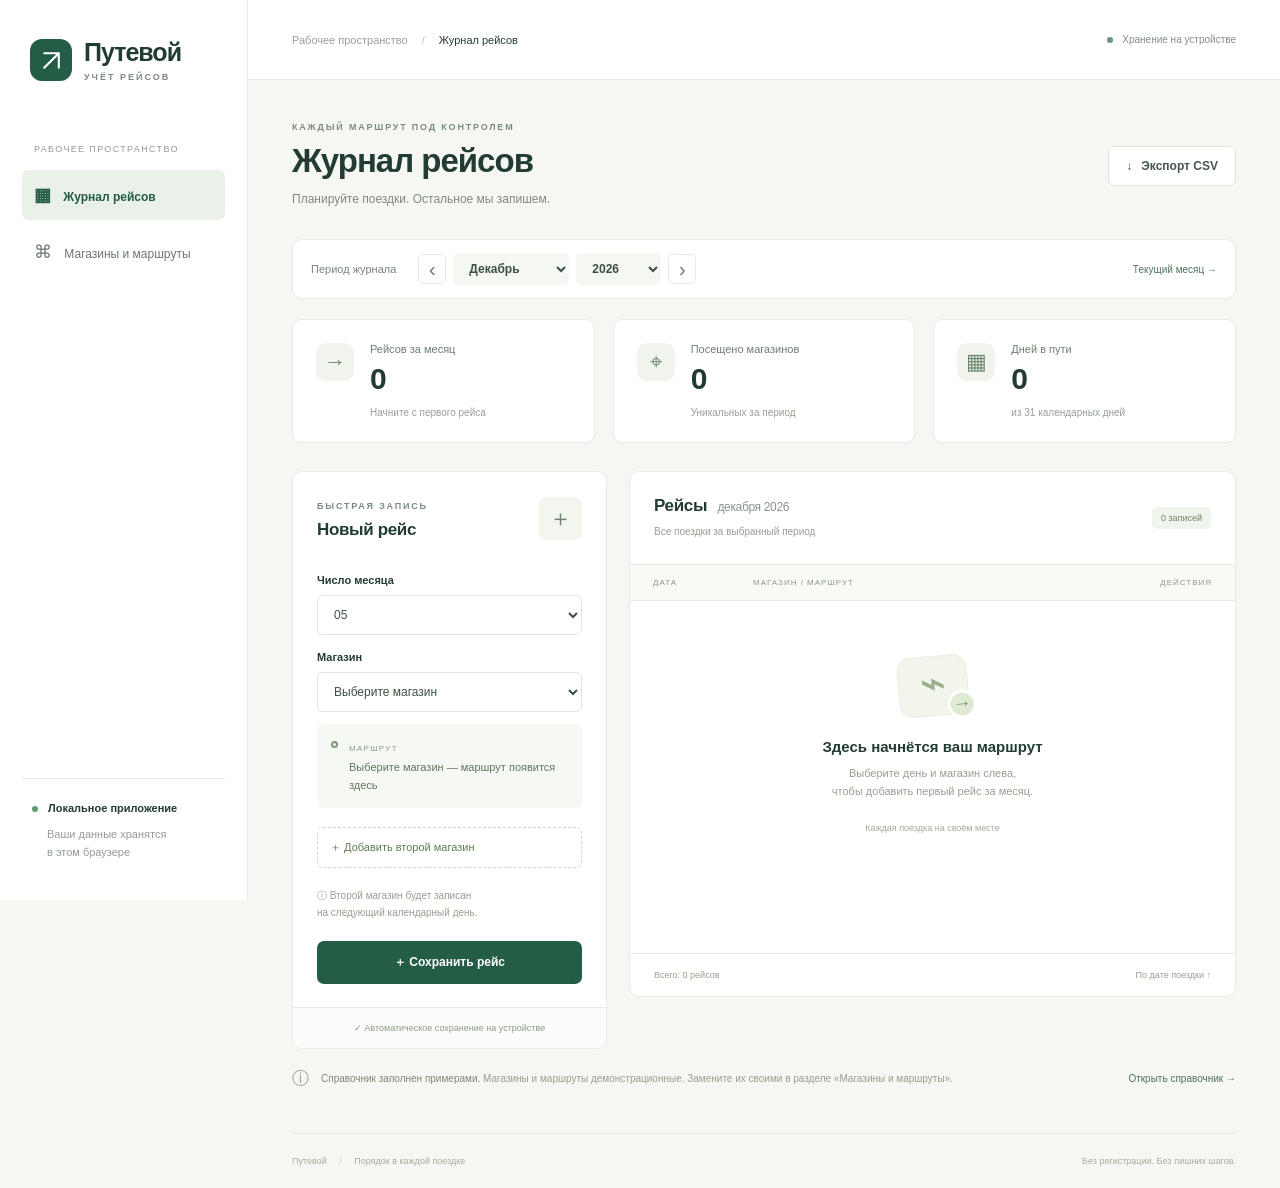
<file: trips/index.html>
<!doctype html><html lang="ru"><head><meta charset="utf-8"><meta name="viewport" content="width=device-width,initial-scale=1"><meta name="theme-color" content="#235c44"><title>Учёт рейсов — журнал водителя</title><link rel="stylesheet" href="style.css"></head><body>
<aside class="sidebar"><a class="brand" href="#"><span class="brand-icon"><svg width="25" height="25" viewBox="0 0 24 24" fill="none" aria-hidden="true"><path d="M5 19 19 5M5 5h14v14" stroke="currentColor" stroke-width="2" stroke-linecap="round" stroke-linejoin="round"/></svg></span><span>Путевой<span class="brand-small">УЧЁТ РЕЙСОВ</span></span></a><div class="nav-caption">РАБОЧЕЕ ПРОСТРАНСТВО</div><button class="nav active" id="navJournal"><span>▦</span> Журнал рейсов</button><button class="nav" id="navShops"><span>⌘</span> Магазины и маршруты</button><div class="side-bottom"><span class="local-dot"></span> Локальное приложение<p>Ваши данные хранятся<br>в этом браузере</p></div></aside>
<div class="shell"><header><div><span class="crumb">Рабочее пространство</span><span class="slash">/</span><span id="breadcrumb">Журнал рейсов</span></div><span class="storage"><i></i> <span id="storageStatus">Хранение на устройстве</span></span></header><main>
<section id="journal"><div class="page-title"><div><div class="eyebrow">КАЖДЫЙ МАРШРУТ ПОД КОНТРОЛЕМ</div><h1>Журнал рейсов</h1><p>Планируйте поездки. Остальное мы запишем.</p></div><button class="button white" id="export">↓ <span>Экспорт CSV</span></button></div>
<div class="period-bar"><div class="period-label">Период журнала</div><div class="period-controls"><button class="arrow" id="prev" aria-label="Предыдущий месяц">‹</button><select id="month" aria-label="Месяц"></select><select id="year" aria-label="Год"></select><button class="arrow" id="next" aria-label="Следующий месяц">›</button></div><button class="text-button" id="today">Текущий месяц →</button></div>
<div class="stats"><article class="stat"><span class="stat-icon">→</span><div><div class="stat-label">Рейсов за месяц</div><strong id="total">0</strong><small id="totalHint">Начните с первого рейса</small></div></article><article class="stat"><span class="stat-icon">⌖</span><div><div class="stat-label">Посещено магазинов</div><strong id="unique">0</strong><small>Уникальных за период</small></div></article><article class="stat"><span class="stat-icon">▦</span><div><div class="stat-label">Дней в пути</div><strong id="days">0</strong><small id="daysHint">из 30 календарных дней</small></div></article></div>
<div class="workspace"><section class="panel trip-panel"><div class="panel-heading"><div><span class="eyebrow">БЫСТРАЯ ЗАПИСЬ</span><h2 id="formTitle">Новый рейс</h2></div><span class="square-icon">＋</span></div><form id="tripForm"><label for="day">Число месяца</label><select id="day" required></select><label for="shop">Магазин</label><select id="shop" required></select><div class="route-preview"><span class="route-dot"></span><div><span class="tiny-label">МАРШРУТ</span><p id="route"></p></div></div><button type="button" id="addSecond" class="add-second">＋ Добавить второй магазин</button><div id="secondBlock" hidden><div class="second-heading"><label for="shop2">Второй магазин</label><button type="button" id="removeSecond" class="text-button">Убрать</button></div><select id="shop2"></select><div class="route-preview"><span class="route-dot"></span><div><span class="tiny-label">МАРШРУТ</span><p id="route2"></p></div></div><div class="next-day" id="secondDate"></div></div><div class="form-note">ⓘ Второй магазин будет записан<br>на следующий календарный день.</div><p id="formError" class="error" role="alert"></p><button class="button primary" type="submit" id="saveTrip">＋ Сохранить рейс</button><button type="button" class="button white full" id="cancelEdit" hidden>Отменить редактирование</button></form><div class="form-footer">✓ Автоматическое сохранение на устройстве</div></section>
<section class="panel journal-panel"><div class="table-heading"><div><h2>Рейсы <span id="periodTitle"></span></h2><p>Все поездки за выбранный период</p></div><span id="rowBadge" class="badge">0 записей</span></div><div class="table-wrap"><table><thead><tr><th>ДАТА</th><th>МАГАЗИН / МАРШРУТ</th><th class="right">ДЕЙСТВИЯ</th></tr></thead><tbody id="rows"></tbody></table><div id="empty" class="empty"><div class="empty-art">⌁<span>→</span></div><h3>Здесь начнётся ваш маршрут</h3><p>Выберите день и магазин слева,<br>чтобы добавить первый рейс за месяц.</p><span class="empty-tag">Каждая поездка на своём месте</span></div></div><div class="table-footer"><span id="tableCount">Всего: 0 рейсов</span><span>По дате поездки ↑</span></div></section></div><div class="demo-note"><span>ⓘ</span><p><b>Справочник заполнен примерами.</b> Магазины и маршруты демонстрационные. Замените их своими в разделе «Магазины и маршруты».</p><button id="demoManage" class="text-button">Открыть справочник →</button></div></section>
<section id="directory" hidden><div class="page-title"><div><div class="eyebrow">ВАШИ ПОСТОЯННЫЕ НАПРАВЛЕНИЯ</div><h1>Магазины и маршруты</h1><p>Настройте справочник один раз — используйте в каждом рейсе.</p></div></div><div class="directory-layout"><section class="panel directory-form"><h2 id="shopFormTitle">Добавить магазин</h2><form id="shopForm"><label for="shopName">Название магазина</label><input id="shopName" maxlength="100" required placeholder="Например, Магазин «Центральный»"><label for="shopRoute">Маршрут</label><textarea id="shopRoute" maxlength="1000" required rows="4" placeholder="База → магазин → база"></textarea><label class="checkbox"><input type="checkbox" id="isDemo"> Демонстрационные данные</label><p id="shopError" class="error" role="alert"></p><button class="button primary full">Сохранить магазин</button><button type="button" id="cancelShop" class="button white full" hidden>Отменить</button></form></section><section class="panel"><div class="table-heading"><div><h2>Справочник магазинов</h2><p>Изменения применяются к новым рейсам.<br>История поездок сохраняется.</p></div><span class="badge" id="shopCount"></span></div><div id="shopList"></div></section></div></section>
<footer><span>Путевой <span class="footer-divider">/</span> Порядок в каждой поездке</span><span>Без регистрации. Без лишних шагов.</span></footer></main></div><div id="toast" role="status" hidden></div>
<dialog id="confirmDialog"><h2>Удалить запись?</h2><p id="confirmText"></p><div class="dialog-actions"><button class="button white" id="cancelDelete">Отмена</button><button class="button danger" id="confirmDelete">Удалить</button></div></dialog>
<script src="core.js"></script><script src="app.js"></script></body></html>
</file>
<file: trips/style.css>
:root{--green:#245c45;--dark:#233c32;--muted:#7e8983;--line:#e6eae6;--bg:#f6f7f3}*{box-sizing:border-box}body{margin:0;font-family:Inter,-apple-system,BlinkMacSystemFont,"Segoe UI",Arial,sans-serif;color:var(--dark);background:var(--bg);font-size:14px}button,input,select,textarea{font:inherit}button,select{cursor:pointer}button,a,input,select,textarea{outline-offset:4px}button{transition:background .15s,transform .15s}button:hover{filter:brightness(.96)}button:active{transform:translateY(1px)}[hidden]{display:none!important}.sidebar{width:248px;position:fixed;inset:0 auto 0 0;background:#fff;border-right:1px solid var(--line);padding:38px 22px;display:flex;flex-direction:column}.brand{display:flex;gap:12px;align-items:center;text-decoration:none;color:var(--dark);font-size:25px;font-weight:750;letter-spacing:-1px;margin:0 8px 62px}.brand-icon{background:var(--green);color:white;border-radius:12px;width:42px;height:42px;display:grid;place-items:center;font-size:31px}.brand-small{display:block;font-size:9px;letter-spacing:2px;color:var(--muted);margin-top:5px}.nav-caption{font-size:9px;letter-spacing:1.35px;color:#929b94;margin:0 12px 16px}.nav{border:0;background:none;text-align:left;padding:14px 12px;border-radius:7px;font-size:12px;margin-bottom:7px;color:#6d7870}.nav span{font-size:18px;margin-right:9px}.nav.active{background:#eaf1e9;color:var(--green);font-weight:650}.side-bottom{margin-top:auto;border-top:1px solid var(--line);padding:23px 10px 0;font-size:11px;font-weight:600}.side-bottom p{color:#949b96;font-weight:400;line-height:1.7;padding-left:15px;margin-bottom:0}.local-dot,.storage i{width:6px;height:6px;border-radius:100%;background:#629a72;display:inline-block;margin-right:7px}.shell{margin-left:248px}header{height:80px;border-bottom:1px solid var(--line);display:flex;align-items:center;justify-content:space-between;padding:0 44px;background:#fff;font-size:11px}.crumb{color:#98a099}.slash{margin:0 14px;color:#bcc2bc}.storage{color:#829086;font-size:10px}main{max-width:1510px;margin:auto;padding:42px 44px 0}.page-title{display:flex;justify-content:space-between;align-items:center;margin-bottom:30px}.eyebrow{font-size:9px;letter-spacing:1.8px;color:#7a8d7d;font-weight:650}h1{font-size:33px;letter-spacing:-1px;margin:10px 0}h2{font-size:17px;letter-spacing:-.35px;margin:0}p{line-height:1.6}.page-title p{color:var(--muted);font-size:12px;margin:0}.button{border-radius:7px;padding:12px 17px;border:1px solid transparent;font-weight:600;font-size:12px;display:inline-flex;align-items:center;justify-content:center;gap:9px}.white{background:#fff;border-color:#dfe5de;color:#46584b}.primary{background:var(--green);color:#fff}.danger{background:#a6443c;color:#fff}.period-bar{display:flex;align-items:center;gap:22px;background:white;border:1px solid var(--line);border-radius:10px;padding:13px 18px;margin-bottom:20px}.period-label{font-size:11px;color:#78867c}.period-controls{display:flex;align-items:center;gap:7px}.period-controls select{width:auto;border:0;background:#f5f7f3;padding:8px 26px 8px 12px;font-size:12px;font-weight:600}.arrow{background:white;border:1px solid var(--line);border-radius:5px;width:28px;height:30px;font-size:20px;color:#697a6c}.text-button{border:0;background:none;color:#4d725a;font-size:10px;padding:5px 0}.period-bar>.text-button{margin-left:auto}.stats{display:grid;grid-template-columns:repeat(3,1fr);gap:18px;margin-bottom:28px}.stat{display:flex;gap:16px;padding:23px;background:#fff;border:1px solid var(--line);border-radius:9px}.stat-icon{height:38px;width:38px;display:grid;place-items:center;border-radius:10px;background:#f0f4ed;color:#6d896d;font-size:22px}.stat-label{color:#6e7e72;font-size:11px}.stat strong{font-size:30px;font-weight:650;display:block;line-height:1.6;letter-spacing:-1px}.stat small{color:#95a095;font-size:10px}.workspace{display:grid;grid-template-columns:315px minmax(0,1fr);gap:22px;align-items:start}.panel{background:#fff;border:1px solid var(--line);border-radius:10px;overflow:hidden}.panel-heading{display:flex;align-items:center;justify-content:space-between;padding:24px 24px 18px}.panel-heading h2{margin-top:8px}.square-icon{font-size:23px;background:#f3f6ef;border-radius:7px;color:#6d866c;padding:6px 10px}form{padding:0 24px 23px}label{display:block;font-size:11px;font-weight:600;margin:16px 0 9px}input,select,textarea{width:100%;border:1px solid #dfe5dd;border-radius:6px;padding:11px 12px;background:white;color:#3d5143;font-size:12px}select{padding-right:24px}textarea{resize:vertical;line-height:1.7}.route-preview{display:flex;gap:11px;padding:14px;background:#f6f8f3;border-radius:6px;margin-top:12px}.route-dot{width:7px;height:7px;border:2px solid #7e9b76;border-radius:50%;flex-shrink:0;margin-top:3px}.tiny-label{font-size:8px;letter-spacing:1.3px;color:#8b9b85}.route-preview p{font-size:11px;margin:5px 0 0;white-space:pre-wrap;overflow-wrap:anywhere;color:#63765e}.add-second{border:1px dashed #cdd9c7;background:white;color:#5f7c57;border-radius:6px;width:100%;padding:12px;margin-top:19px;font-size:11px;text-align:left}.form-note{font-size:10px;color:#95a08e;line-height:1.65;margin:20px 0}.trip-panel .primary{width:100%}.form-footer{padding:15px 10px;text-align:center;border-top:1px solid var(--line);font-size:9px;color:#8b9a86;background:#fcfdfb}.error{color:#ab483c;font-size:12px}.error:empty{display:none}.full{width:100%;margin-top:8px}.second-heading{display:flex;align-items:center;justify-content:space-between}.next-day{font-size:11px;color:#577752;margin-top:10px}.table-heading{padding:24px;display:flex;justify-content:space-between;align-items:center;gap:10px}.table-heading h2 span{color:#89958a;font-size:12px;font-weight:400;margin-left:6px}.table-heading p{color:#96a093;font-size:10px;margin:8px 0 0}.badge{background:#eff4ec;color:#6f8665;padding:6px 9px;font-size:9px;border-radius:5px;white-space:nowrap}.table-wrap{min-height:389px}table{border-collapse:collapse;width:100%;table-layout:fixed}th{background:#f8faf6;border-top:1px solid var(--line);border-bottom:1px solid var(--line);text-align:left;padding:13px 23px;font-size:8px;letter-spacing:1px;color:#8c9987;font-weight:500}th:first-child{width:100px}th:last-child{width:152px}td{padding:18px 23px;border-bottom:1px solid #eef1ea;vertical-align:top;font-size:12px}td p{font-size:10px;color:#8b9986;margin:6px 0 0;white-space:pre-wrap;overflow-wrap:anywhere}td strong{font-weight:550;overflow-wrap:anywhere}.right{text-align:right}.row-actions{display:flex;gap:7px;justify-content:flex-end}.row-actions button{font-size:9px;padding:5px;border:0;background:none;color:#638259}.row-actions .delete{color:#b07c71}.date-day{font-size:20px;font-weight:600}.weekday{font-size:9px;color:#8f9b8a;margin-top:3px}.empty{padding:55px 15px 57px;text-align:center}.empty-art{margin:0 auto 22px;width:70px;height:60px;position:relative;background:#f1f5eb;border:1px solid #e7eedf;border-radius:14px;font-size:44px;line-height:1.2;color:#99b18a;transform:rotate(-5deg)}.empty-art span{position:absolute;bottom:-6px;right:-8px;border:3px solid white;border-radius:50%;background:#dfead5;color:#7e9b6c;font-size:19px;width:29px;height:29px}.empty h3{font-size:15px;font-weight:550;margin:0 0 10px}.empty p{font-size:11px;color:#96a08f;margin:0}.empty-tag{display:inline-block;margin-top:23px;font-size:9px;color:#a1ad98}.table-footer{border-top:1px solid var(--line);display:flex;justify-content:space-between;padding:16px 24px;font-size:9px;color:#96a28e}.demo-note{display:flex;align-items:center;gap:12px;padding:18px 0;color:#95a08d;font-size:10px}.demo-note p{flex:1;margin:0}.demo-note b{font-weight:500;color:#7a8a72}.demo-note>span{font-size:17px}.demo-note button{white-space:nowrap}footer{display:flex;justify-content:space-between;border-top:1px solid var(--line);padding:22px 0;margin-top:25px;color:#a3ad9c;font-size:9px}.footer-divider{padding:0 10px;color:#c4cbbf}.directory-layout{display:grid;grid-template-columns:340px minmax(0,1fr);gap:24px}.directory-form>h2{padding:24px 24px 0}.shop-item{padding:22px 24px;border-top:1px solid var(--line)}.shop-item p{color:var(--muted);font-size:12px;white-space:pre-wrap;overflow-wrap:anywhere}.shop-item h3{font-size:14px;margin:0;overflow-wrap:anywhere}.shop-item .row-actions{justify-content:flex-start}.checkbox{display:flex;align-items:center;gap:8px;font-weight:400}.checkbox input{width:auto}#toast{position:fixed;bottom:24px;left:50%;transform:translateX(-50%);padding:15px 24px;border-radius:9px;background:#244d39;color:white;box-shadow:0 8px 30px #18352630;max-width:90vw;z-index:10;font-size:12px}dialog{border:1px solid var(--line);border-radius:12px;max-width:420px;padding:28px;color:var(--dark)}dialog::backdrop{background:#18302266}dialog p{font-size:13px;color:var(--muted)}.dialog-actions{display:flex;justify-content:flex-end;gap:10px;margin-top:22px}
@media(min-width:1500px){main{padding-top:50px}.workspace{grid-template-columns:340px minmax(0,1fr)}.table-wrap{min-height:415px}}@media(max-width:1150px){.sidebar{width:200px;padding:30px 14px}.brand{font-size:23px}.shell{margin-left:200px}main{padding:30px 25px 0}header{padding:0 25px}.workspace{grid-template-columns:280px minmax(0,1fr);gap:16px}.stat{padding:18px 14px;gap:10px}th,td{padding-left:14px;padding-right:14px}th:last-child{width:115px}.row-actions{flex-wrap:wrap}.directory-layout{grid-template-columns:290px minmax(0,1fr)}}@media(max-width:850px){.sidebar{position:static;width:auto;flex-direction:row;align-items:center;gap:10px;padding:15px 20px;border-bottom:1px solid var(--line)}.brand{margin:0 auto 0 0;font-size:21px;gap:8px}.brand-icon{width:33px;height:33px;font-size:25px}.brand-small{font-size:7px}.nav{margin:0;font-size:10px;padding:10px}.nav span,.nav-caption,.side-bottom{display:none}.shell{margin:0}header{height:55px}.workspace{grid-template-columns:290px minmax(0,1fr)}.table-heading{padding:20px 16px}.table-heading h2 span{display:block;margin:6px 0 0}.demo-note{align-items:flex-start}.demo-note button{white-space:normal}.storage{font-size:9px}.directory-layout{grid-template-columns:1fr 1.3fr}}@media(max-width:650px){main{padding:28px 16px 0}header{padding:0 16px}.crumb,.slash,.storage{display:none}.page-title{gap:12px;margin-bottom:24px}h1{font-size:28px}.eyebrow{font-size:8px;letter-spacing:1.2px}.page-title p{font-size:11px}.page-title>.button{padding:10px;font-size:10px}.period-bar{flex-wrap:wrap;gap:10px;padding:12px}.period-label{width:100%}.period-bar>.text-button{font-size:9px}.stats{gap:8px;margin-bottom:18px}.stat{padding:14px 10px}.stat-icon{display:none}.stat-label{font-size:9px}.stat strong{font-size:26px}.stat small{font-size:8px}.workspace,.directory-layout{grid-template-columns:1fr}.panel-heading{padding-top:20px}.trip-panel form{padding-bottom:20px}.trip-panel .form-note br{display:none}.table-wrap{min-height:300px}th:first-child{width:65px}th:last-child{width:100px}th,td{padding:14px 10px}.empty{padding-top:45px}.demo-note{flex-wrap:wrap;gap:8px}.demo-note p{min-width:80%}.demo-note button{margin-left:24px}footer{gap:20px;font-size:8px;line-height:1.7}.sidebar{padding:14px 12px;gap:4px}.nav{padding:10px 7px;font-size:9px}.brand{font-size:18px}.brand-icon{width:30px;height:30px}.table-heading h2 span{display:inline;margin-left:6px}.table-heading{padding:20px 16px}}
</file>
